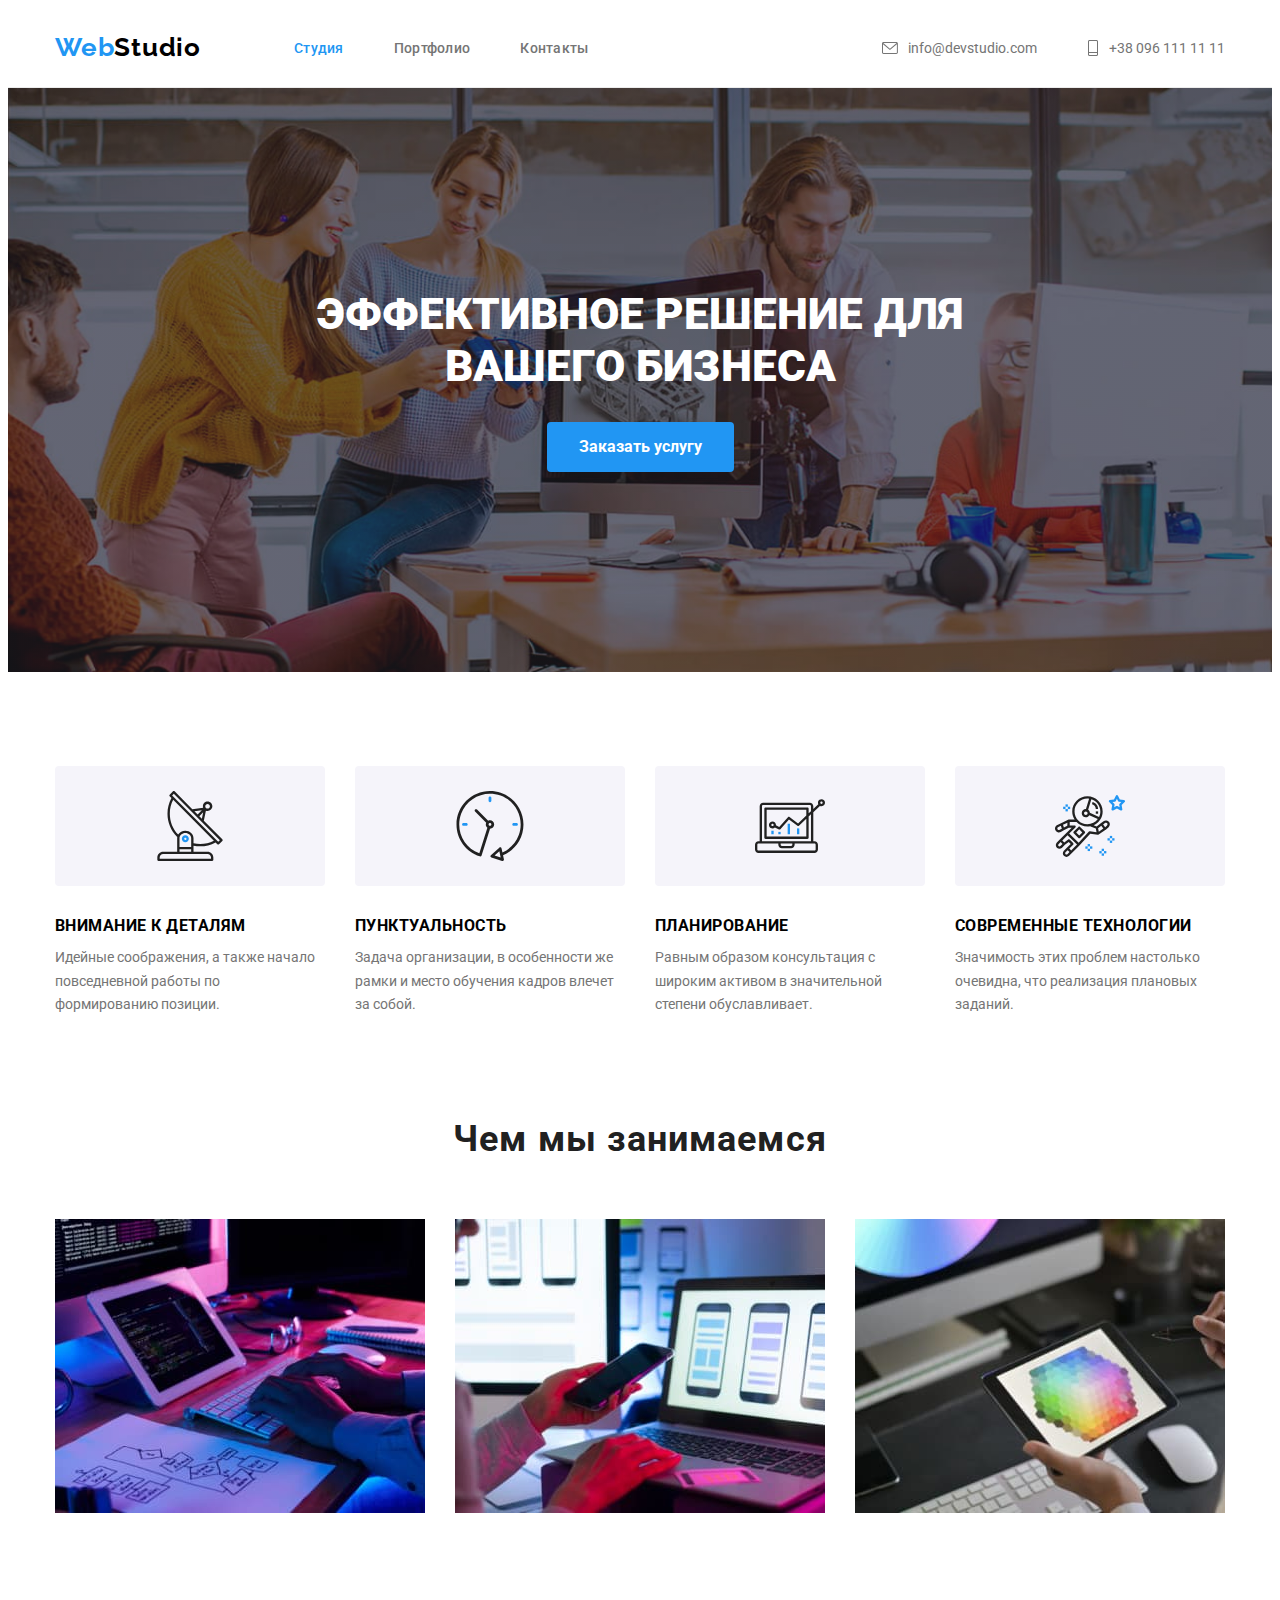
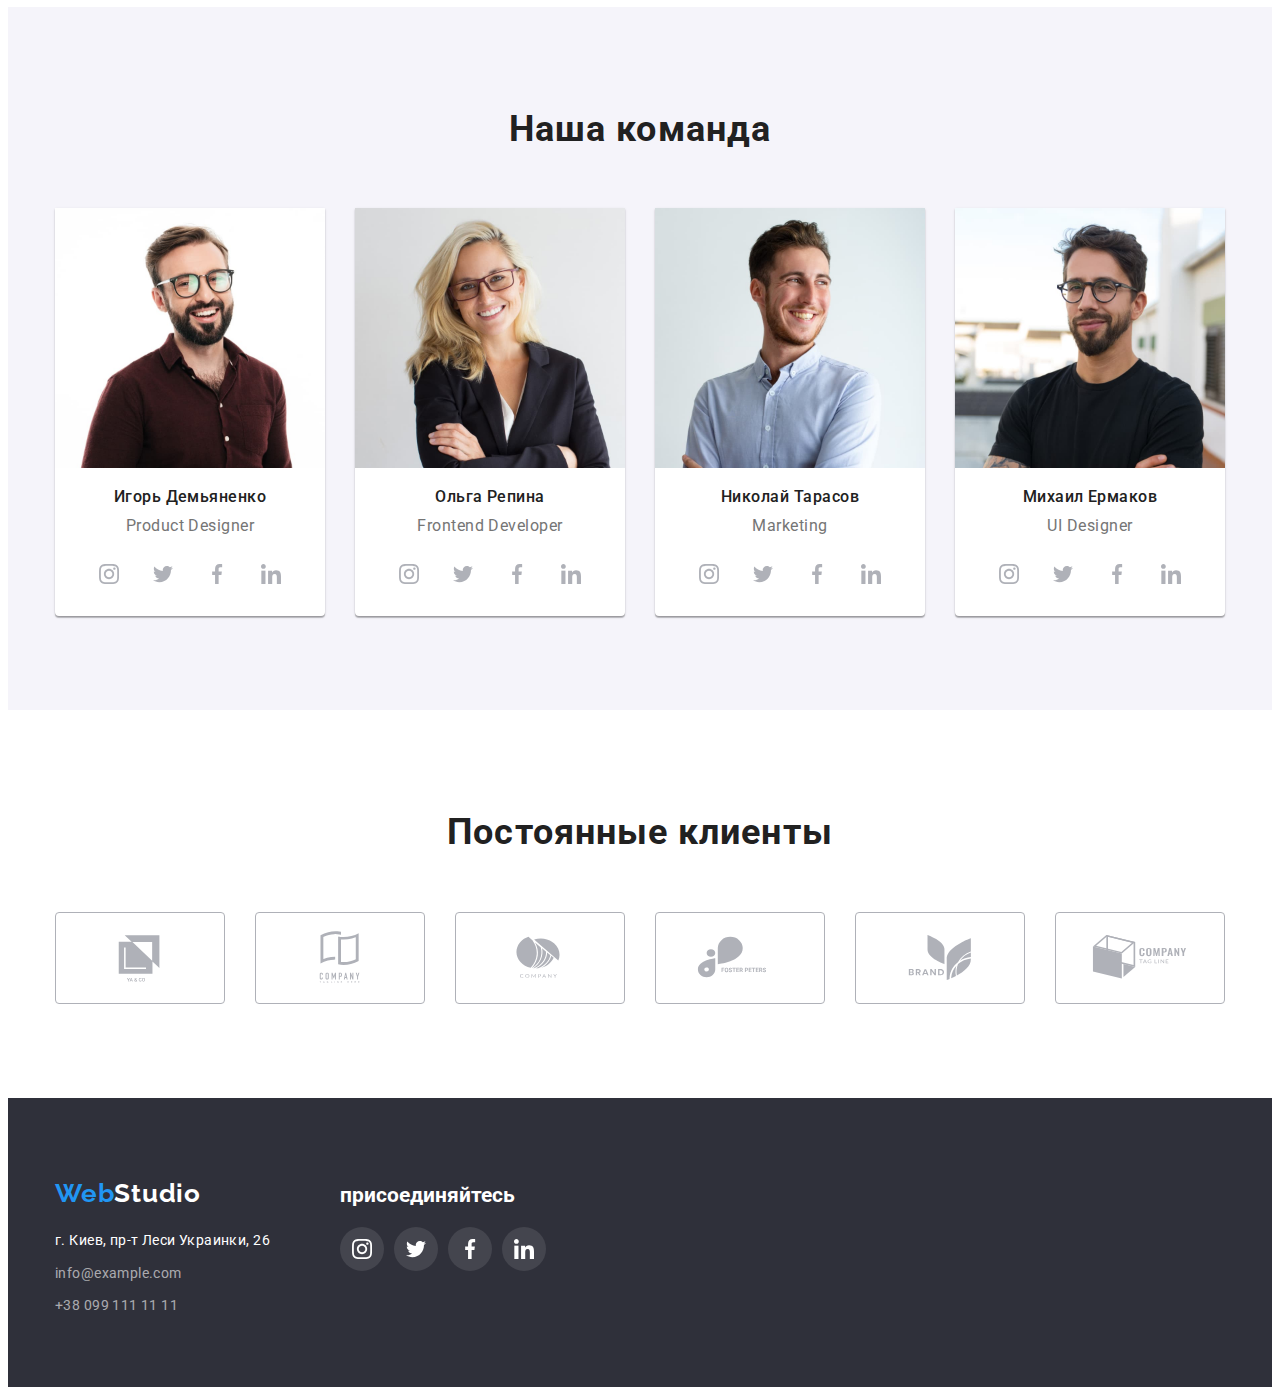
<file: index.html>
<!DOCTYPE html>
<html lang="ru">
  <head>
    <meta charset="UTF-8" />
    <meta http-equiv="X-UA-Compatible" content="IE=edge" />
    <meta name="viewport" content="width=device-width, initial-scale=1.0" />
    <title>Document</title>

    <link rel="preconnect" href="https://fonts.googleapis.com" />
    <link rel="preconnect" href="https://fonts.gstatic.com" crossorigin />
    <link
      href="https://fonts.googleapis.com/css2?family=Raleway:wght@700&family=Roboto:wght@400;500;700;900&display=swap"
      rel="stylesheet"
    />
    <link
      rel="stylesheet"
      href="https://cdnjs.cloudflare.com/ajax/libs/modern-normalize/1.1.0/modern-normalize.min.css"
      integrity="sha512-wpPYUAdjBVSE4KJnH1VR1HeZfpl1ub8YT/NKx4PuQ5NmX2tKuGu6U/JRp5y+Y8XG2tV+wKQpNHVUX03MfMFn9Q=="
      crossorigin="anonymous"
      referrerpolicy="no-referrer"
    />
    <link rel="stylesheet" href="./css/style.css" />
  </head>
  <!--Top header  -->
  <body>
    <header class="header">
      <div class="container">
        <div class="container-nav">
          <a class="logo" href="./"
            >Web<span class="logo-studio">Studio</span></a
          >
          <nav class="navigation">
            <ul class="style-nav">
              <li class="header-item studio">
                <a href="" class="studio link">Студия</a>
              </li>
              <li class="header-item portfolio">
                <a href="./portfolio.html" class="link">Портфолио</a>
              </li>
              <li class="contact"><a href="" class="link">Контакты</a></li>
            </ul>
          </nav>
        </div>
        <ul class="style-contact">
          <li class="header-item">
            <a href="mailto:info@devstudio.com" class="link"
              ><svg class="nav-icon-sublink" width="16" height="12">
                <use href="./images/icons.svg#iconimaile"></use>
              </svg>
              info@devstudio.com</a
            >
          </li>
          <li class="header-item">
            <a href="tel:+380961111111" class="link"
              ><svg class="nav-icon-sublink" width="12" height="16">
                <use href="./images/icons.svg#iconmobil"></use></svg
              >+38 096 111 11 11</a
            >
          </li>
        </ul>
      </div>
    </header>
    <!-- main section -->
    <main>
      <!-- button -->
      <section class="hero">
        <div class="container">
          <h1 lang="ru" class="hero-title">
            эффективное решение для вашего бизнеса
          </h1>
          <button type="button" class="button">Заказать услугу</button>
        </div>
      </section>

      <!-- content text -->

      <section class="section section-text">
        <div class="container">
          <h2 class="visually-hidden">Скрытый тектс</h2>
          <ul class="content-text">
            <li class="text">
              <div class="conteiner-icon-text">
                <svg class="clients-icon" width="70" height="70">
                  <use href="./images/icons.svg#icon-antenna"></use>
                </svg>
              </div>
              <h3 class="text-title">Внимание к деталям</h3>
              <p class="subtitle">
                Идейные соображения, а также начало повседневной работы по
                формированию позиции.
              </p>
            </li>
            <li class="text">
              <div class="conteiner-icon-text">
                <svg class="clients-icon" width="70" height="70">
                  <use href="./images/icons.svg#icon-clock"></use>
                </svg>
              </div>
              <h3 class="text-title">Пунктуальность</h3>
              <p class="subtitle">
                Задача организации, в особенности же рамки и место обучения
                кадров влечет за собой.
              </p>
            </li>
            <li class="text">
              <div class="conteiner-icon-text">
                <svg class="clients-icon" width="70" height="70">
                  <use href="./images/icons.svg#icon-diagram"></use>
                </svg>
              </div>
              <h3 class="text-title">Планирование</h3>
              <p class="subtitle">
                Равным образом консультация с широким активом в значительной
                степени обуславливает.
              </p>
            </li>
            <li class="text">
              <div class="conteiner-icon-text">
                <svg class="clients-icon" width="70" height="70">
                  <use href="./images/icons.svg#icon-astronaut"></use>
                </svg>
              </div>
              <h3 class="text-title">Современные технологии</h3>
              <p class="subtitle">
                Значимость этих проблем настолько очевидна, что реализация
                плановых заданий.
              </p>
            </li>
          </ul>
        </div>
      </section>
      <!--content-picture-->
      <section class="section section-picture">
        <div class="container">
          <h2 class="content-subject">Чем мы занимаемся</h2>
          <ul class="content-item">
            <li class="content-subitem">
              <img src="./images/boxone.jpg" alt="работает на пк" width="370" />
            </li>
            <li class="content-subitem">
              <img
                src="./images/boxtwo.jpg"
                alt="тестирует моб.приложения"
                width="370"
              />
            </li>
            <li class="content-subitem">
              <img
                src="./images/boxthree.jpg"
                alt="работает с палитрой цветов"
                width="370"
              />
            </li>
          </ul>
        </div>
      </section>

      <!-- content-team -->
      <section class="section team">
        <div class="container">
          <h2 class="my-team">Наша команда</h2>
          <ul class="team-item">
            <li class="work-title">
              <img src="./images/img.jpg" alt="brown shirt" width="270" />
              <div class="conteiner-team">
                <h3 class="name-team">Игорь Демьяненко</h3>
                <p class="position-team" lang="en">Product Designer</p>
                <ul class="team-icon-item">
                  <li class="team-icon-list">
                    <a href="" class="team-icon-link">
                      <svg class="team-icon-sublink" width="20" height="20">
                        <use href="./images/icons.svg#icon-instagram"></use>
                      </svg>
                    </a>
                  </li>
                  <li class="team-icon-list">
                    <a href="" class="team-icon-link">
                      <svg class="team-icon-sublink" width="20" height="20">
                        <use href="./images/icons.svg#icon-twitter"></use>
                      </svg>
                    </a>
                  </li>
                  <li class="team-icon-list">
                    <a href="" class="team-icon-link">
                      <svg class="team-icon-sublink" width="20" height="20">
                        <use href="./images/icons.svg#icon-facebook"></use>
                      </svg>
                    </a>
                  </li>
                  <li class="team-icon-list">
                    <a href="" class="team-icon-link">
                      <svg class="team-icon-sublink" width="20" height="20">
                        <use href="./images/icons.svg#icon-linkedin"></use>
                      </svg>
                    </a>
                  </li>
                </ul>
              </div>
            </li>
            <li class="work-title">
              <img src="./images/imgtwo.jpg" alt="black jacket" width="270" />
              <div class="conteiner-team">
                <h3 class="name-team">Ольга Репина</h3>
                <p class="position-team" lang="en">Frontend Developer</p>
                <ul class="team-icon-item">
                  <li class="team-icon-list">
                    <a href="" class="team-icon-link">
                      <svg class="team-icon-sublink" width="20" height="20">
                        <use href="./images/icons.svg#icon-instagram"></use>
                      </svg>
                    </a>
                  </li>
                  <li class="team-icon-list">
                    <a href="" class="team-icon-link">
                      <svg class="team-icon-sublink" width="20" height="20">
                        <use href="./images/icons.svg#icon-twitter"></use>
                      </svg>
                    </a>
                  </li>
                  <li class="team-icon-list">
                    <a href="" class="team-icon-link">
                      <svg class="team-icon-sublink" width="20" height="20">
                        <use href="./images/icons.svg#icon-facebook"></use>
                      </svg>
                    </a>
                  </li>
                  <li class="team-icon-list">
                    <a href="" class="team-icon-link">
                      <svg class="team-icon-sublink" width="20" height="20">
                        <use href="./images/icons.svg#icon-linkedin"></use>
                      </svg>
                    </a>
                  </li>
                </ul>
              </div>
            </li>
            <li class="work-title">
              <img src="./images/imgthree.jpg" alt="blue shirt" width="270" />
              <div class="conteiner-team">
                <h3 class="name-team">Николай Тарасов</h3>
                <p class="position-team" lang="en">Marketing</p>
                <ul class="team-icon-item">
                  <li class="team-icon-list">
                    <a href="" class="team-icon-link">
                      <svg class="team-icon-sublink" width="20" height="20">
                        <use href="./images/icons.svg#icon-instagram"></use>
                      </svg>
                    </a>
                  </li>
                  <li class="team-icon-list">
                    <a href="" class="team-icon-link">
                      <svg class="team-icon-sublink" width="20" height="20">
                        <use href="./images/icons.svg#icon-twitter"></use>
                      </svg>
                    </a>
                  </li>
                  <li class="team-icon-list">
                    <a href="" class="team-icon-link">
                      <svg class="team-icon-sublink" width="20" height="20">
                        <use href="./images/icons.svg#icon-facebook"></use>
                      </svg>
                    </a>
                  </li>
                  <li class="team-icon-list">
                    <a href="" class="team-icon-link">
                      <svg class="team-icon-sublink" width="20" height="20">
                        <use href="./images/icons.svg#icon-linkedin"></use>
                      </svg>
                    </a>
                  </li>
                </ul>
              </div>
            </li>
            <li class="work-title">
              <img src="./images/imgfive.jpg" alt="black T-shirt" width="270" />
              <div class="conteiner-team">
                <h3 class="name-team">Михаил Ермаков</h3>
                <p class="position-team" lang="en">UI Designer</p>
                <ul class="team-icon-item">
                  <li class="team-icon-list">
                    <a href="" class="team-icon-link">
                      <svg class="team-icon-sublink" width="20" height="20">
                        <use href="./images/icons.svg#icon-instagram"></use>
                      </svg>
                    </a>
                  </li>
                  <li class="team-icon-list">
                    <a href="" class="team-icon-link">
                      <svg class="team-icon-sublink" width="20" height="20">
                        <use href="./images/icons.svg#icon-twitter"></use>
                      </svg>
                    </a>
                  </li>
                  <li class="team-icon-list">
                    <a href="" class="team-icon-link">
                      <svg class="team-icon-sublink" width="20" height="20">
                        <use href="./images/icons.svg#icon-facebook"></use>
                      </svg>
                    </a>
                  </li>
                  <li class="team-icon-list">
                    <a href="" class="team-icon-link">
                      <svg class="team-icon-sublink" width="20" height="20">
                        <use href="./images/icons.svg#icon-linkedin"></use>
                      </svg>
                    </a>
                  </li>
                </ul>
              </div>
            </li>
          </ul>
        </div>
      </section>
      <section class="section">
        <div class="container">
          <h2 class="content-subject">Постоянные клиенты</h2>
          <ul class="clients-list">
            <li class="clients-item">
              <svg class="clients-icon" width="106" height="60">
                <use href="./images/icons.svg#icon-Logo"></use>
              </svg>
            </li>
            <li class="clients-item">
              <svg class="clients-icon" width="106" height="60">
                <use href="./images/icons.svg#icon-Logo2"></use>
              </svg>
            </li>
            <li class="clients-item">
              <svg class="clients-icon" width="106" height="60">
                <use href="./images/icons.svg#icon-Logo3"></use>
              </svg>
            </li>
            <li class="clients-item">
              <svg class="clients-icon" width="106" height="60">
                <use href="./images/icons.svg#icon-Logo4"></use>
              </svg>
            </li>
            <li class="clients-item">
              <svg class="clients-icon" width="106" height="60">
                <use href="./images/icons.svg#icon-Logo5"></use>
              </svg>
            </li>
            <li class="clients-item">
              <svg class="clients-icon" width="106" height="60">
                <use href="./images/icons.svg#icon-Logo6"></use>
              </svg>
            </li>
          </ul>
        </div>
      </section>
    </main>
    <!-- Footer -->
    <footer class="footer-bg">
      <div class="container footer">
        <div class="conteiner-footer-adress">
          <address class="contact-adress">
            <a class="logo logo-down" href="./"
              >Web<span class="logo-studio down">Studio</span></a
            >

            <ul class="contant-list">
              <li class="contact-item">
                <a
                  class="contact-link city"
                  href="https://goo.gl/maps/WQfAx6PYUr162AUSA"
                  target="_blank"
                  rel="noopener noreferrer"
                  >г. Киев, пр-т Леси Украинки, 26</a
                >
              </li>
              <li class="contact-item">
                <a
                  href="mailto:info@example"
                  class="contact-link imail"
                  target="_blank"
                  rel="noopener noreferrer"
                  >info@example.com</a
                >
              </li>
              <li class="contact-item">
                <a
                  href="tel:+380991111111"
                  class="contact-link telefon"
                  target="_blank"
                  rel="noopener noreferrer"
                  >+38 099 111 11 11</a
                >
              </li>
            </ul>
          </address>
        </div>

        <div class="social">
          <h2 class="social-title">присоединяйтесь</h2>

          <ul class="team-icon-item">
            <li class="team-icon-list">
              <a href="" class="team-icon-link social-icon-link">
                <svg
                  class="team-icon-sublink social-icon-sublink"
                  width="20"
                  height="20"
                >
                  <use href="./images/icons.svg#icon-instagram"></use>
                </svg>
              </a>
            </li>
            <li class="team-icon-list">
              <a href="" class="team-icon-link social-icon-link">
                <svg
                  class="team-icon-sublink social-icon-sublink"
                  width="20"
                  height="20"
                >
                  <use href="./images/icons.svg#icon-twitter"></use>
                </svg>
              </a>
            </li>
            <li class="team-icon-list">
              <a href="" class="team-icon-link social-icon-link">
                <svg
                  class="team-icon-sublink social-icon-sublink"
                  width="20"
                  height="20"
                >
                  <use href="./images/icons.svg#icon-facebook"></use>
                </svg>
              </a>
            </li>
            <li class="team-icon-list">
              <a href="" class="team-icon-link social-icon-link">
                <svg
                  class="team-icon-sublink social-icon-sublink"
                  width="20"
                  height="20"
                >
                  <use href="./images/icons.svg#icon-linkedin"></use>
                </svg>
              </a>
            </li>
          </ul>
        </div>
      </div>
    </footer>
  </body>
</html>
</file>
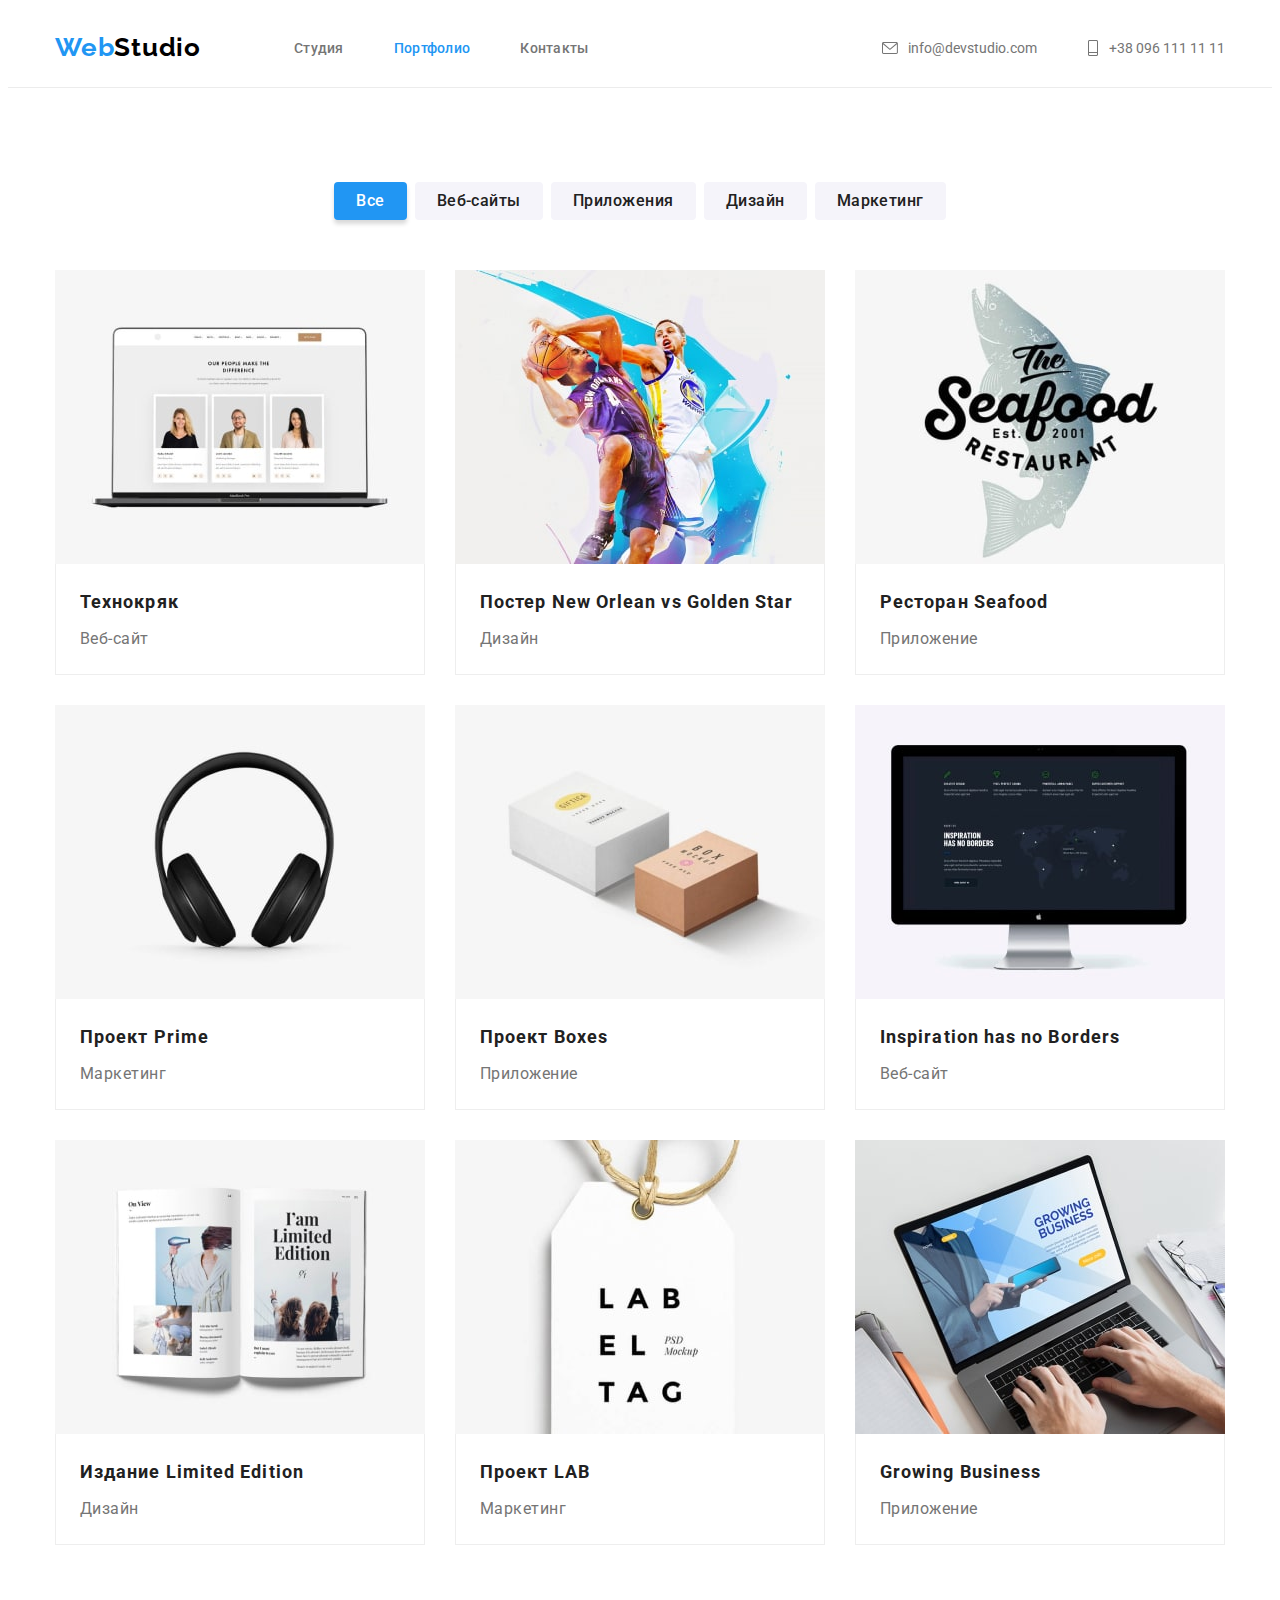
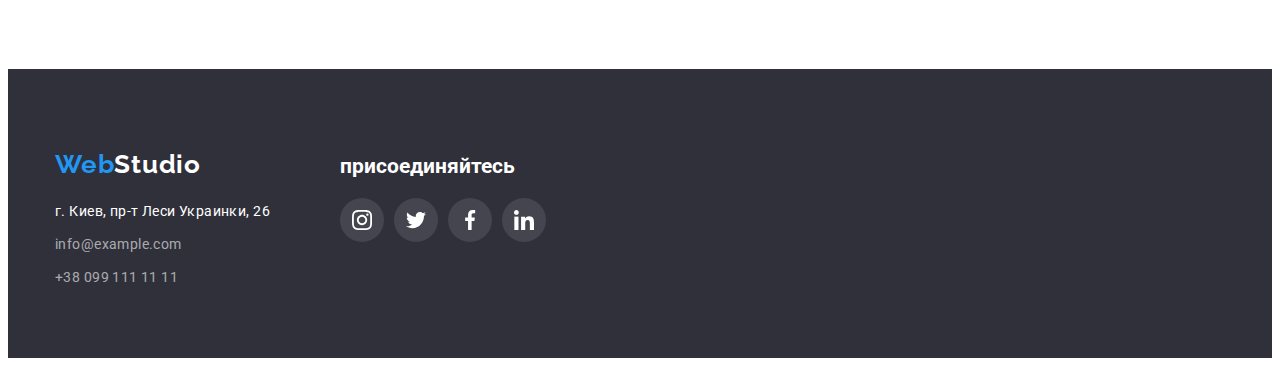
<file: portfolio.html>
<!DOCTYPE html>
<html lang="ru">
  <head>
    <meta charset="UTF-8" />
    <meta http-equiv="X-UA-Compatible" content="IE=edge" />
    <meta name="viewport" content="width=device-width, initial-scale=1.0" />
    <title>Document</title>

    <link rel="preconnect" href="https://fonts.googleapis.com" />
    <link rel="preconnect" href="https://fonts.gstatic.com" crossorigin />
    <link
      href="https://fonts.googleapis.com/css2?family=Raleway:wght@700&family=Roboto:wght@400;500;700;900&display=swap"
      rel="stylesheet"
    />
    <link
      rel="stylesheet"
      href="https://cdnjs.cloudflare.com/ajax/libs/modern-normalize/1.1.0/modern-normalize.min.css"
      integrity="sha512-wpPYUAdjBVSE4KJnH1VR1HeZfpl1ub8YT/NKx4PuQ5NmX2tKuGu6U/JRp5y+Y8XG2tV+wKQpNHVUX03MfMFn9Q=="
      crossorigin="anonymous"
      referrerpolicy="no-referrer"
    />
    <link rel="stylesheet" href="./css/style.css" />
  </head>

  <body>
    <header class="header">
      <div class="container">
        <div class="container-nav">
          <a class="logo" href="./"
            >Web<span class="logo-studio">Studio</span></a
          >
          <nav class="navigation">
            <ul class="style-nav">
              <li class="header-item studio">
                <a href="./index.html" class="link">Студия</a>
              </li>
              <li class="header-item portfolio">
                <a href="./portfolio.html" class="studio link">Портфолио</a>
              </li>
              <li class="contact"><a href="" class="link">Контакты</a></li>
            </ul>
          </nav>
        </div>
        <ul class="style-contact">
          <li class="header-item">
            <a href="mailto:info@devstudio.com" class="link"
              ><svg class="nav-icon-sublink" width="16" height="12">
                <use href="./images/icons.svg#iconimaile"></use>
              </svg>
              info@devstudio.com</a
            >
          </li>
          <li class="header-item">
            <a href="tel:+380961111111" class="link"
              ><svg class="nav-icon-sublink" width="12" height="16">
                <use href="./images/icons.svg#iconmobil"></use></svg
              >+38 096 111 11 11</a
            >
          </li>
        </ul>
      </div>
    </header>
    <!-- main section -->
    <main>
      <!-- button -->

      <section class="section">
        <div class="container">
          <h1 class="visually-hidden">Скрытый текст</h1>
          <ul class="portfolio-title">
            <li class="portfolio-list">
              <button type="button" class="sections-btn praymeri-btn">
                Все
              </button>
            </li>
            <li class="portfolio-list">
              <button type="button" class="sections-btn button">
                Веб-сайты
              </button>
            </li>
            <li class="portfolio-list">
              <button type="button" class="sections-btn button">
                Приложения
              </button>
            </li>
            <li class="portfolio-list">
              <button type="button" class="sections-btn button">Дизайн</button>
            </li>
            <li class="portfolio-list">
              <button type="button" class="sections-btn button">
                Маркетинг
              </button>
            </li>
          </ul>

          <!-- content portfolio -->

          <ul class="portfolio-item">
            <li class="porfolio-subtitle">
              <a class="portfolio-image-item" href="">
                <div class="portfolio-item-cover">
                  <img
                    src="./images/portfoliolaptop.jpg"
                    alt="ноутбук технокряк"
                    width="370"
                  />
                </div>

                <div class="down-img-portdolio">
                  <h3 class="prtf-first">Технокряк</h3>
                  <p class="prtf-second" lang="en">Веб-сайт</p>
                </div>
              </a>
            </li>
            <li class="porfolio-subtitle">
              <a class="portfolio-image-item" href="">
                <div class="portfolio-item-cover">
                  <img
                    src="./images/portfoliobasketbool.jpg"
                    alt="басткетболисты"
                    width="370"
                  />
                </div>
                <div class="down-img-portdolio">
                  <h3 class="prtf-first">Постер New Orlean vs Golden Star</h3>
                  <p class="prtf-second" lang="en">Дизайн</p>
                </div>
              </a>
            </li>
            <li class="porfolio-subtitle">
              <a class="portfolio-image-item" href="">
                <div class="portfolio-item-cover">
                  <img
                    src="./images/portfoliologo.jpg"
                    alt="логотип ресторана"
                    width="370"
                  />
                </div>
                <div class="down-img-portdolio">
                  <h3 class="prtf-first">Ресторан Seafood</h3>
                  <p class="prtf-second" lang="en">Приложение</p>
                </div>
              </a>
            </li>
            <li class="porfolio-subtitle">
              <a class="portfolio-image-item" href="">
                <div class="portfolio-item-cover">
                  <img
                    src="./images/portfolioheadphones.jpg"
                    alt="наушники"
                    width="370"
                  />
                </div>
                <div class="down-img-portdolio">
                  <h3 class="prtf-first">Проект Prime</h3>
                  <p class="prtf-second" lang="en">Маркетинг</p>
                </div>
              </a>
            </li>
            <li class="porfolio-subtitle">
              <a class="portfolio-image-item" href="">
                <div class="portfolio-item-cover">
                  <img
                    src="./images/portfoliobox.jpg"
                    alt="коробки"
                    width="370"
                  />
                </div>
                <div class="down-img-portdolio">
                  <h3 class="prtf-first">Проект Boxes</h3>
                  <p class="prtf-second" lang="en">Приложение</p>
                </div>
              </a>
            </li>
            <li class="porfolio-subtitle">
              <a class="portfolio-image-item" href="">
                <div class="portfolio-item-cover">
                  <img
                    src="./images/portfoliocomputed.jpg"
                    alt="макбук с приложением"
                    width="370"
                  />
                </div>
                <div class="down-img-portdolio">
                  <h3 class="prtf-first">Inspiration has no Borders</h3>
                  <p class="prtf-second" lang="en">Веб-сайт</p>
                </div>
              </a>
            </li>
            <li class="porfolio-subtitle">
              <a class="portfolio-image-item" href="">
                <div class="portfolio-item-cover">
                  <img
                    src="./images/portfoliobooks.jpg"
                    alt="книга"
                    width="370"
                  />
                </div>
                <div class="down-img-portdolio">
                  <h3 class="prtf-first">Издание Limited Edition</h3>
                  <p class="prtf-second" lang="en">Дизайн</p>
                </div>
              </a>
            </li>
            <li class="porfolio-subtitle">
              <a class="portfolio-image-item" href="">
                <div class="portfolio-item-cover">
                  <img
                    src="./images/portfoliolabel.jpg"
                    alt="визитка лаб"
                    width="370"
                  />
                </div>
                <div class="down-img-portdolio">
                  <h3 class="prtf-first">Проект LAB</h3>
                  <p class="prtf-second" lang="en">Маркетинг</p>
                </div>
              </a>
            </li>
            <li class="porfolio-subtitle">
              <a class="portfolio-image-item" href="">
                <div class="portfolio-item-cover">
                  <img
                    src="./images/portfolionotebooks.jpg"
                    alt="приложение на ноутбуке"
                    width="370"
                  />
                </div>
                <div class="down-img-portdolio">
                  <h3 class="prtf-first">Growing Business</h3>
                  <p class="prtf-second" lang="en">Приложение</p>
                </div>
              </a>
            </li>
          </ul>
        </div>
      </section>
    </main>
    <!-- Footer -->
    <footer class="footer-bg">
      <div class="container footer">
        <div class="conteiner-footer-adress">
          <address class="contact-adress">
            <a class="logo logo-down" href="./"
              >Web<span class="logo-studio down">Studio</span></a
            >

            <ul class="contant-list">
              <li class="contact-item">
                <a
                  class="contact-link city"
                  href="https://goo.gl/maps/WQfAx6PYUr162AUSA"
                  target="_blank"
                  rel="noopener noreferrer"
                  >г. Киев, пр-т Леси Украинки, 26</a
                >
              </li>
              <li class="contact-item">
                <a
                  href="mailto:info@example"
                  class="contact-link imail"
                  target="_blank"
                  rel="noopener noreferrer"
                  >info@example.com</a
                >
              </li>
              <li class="contact-item">
                <a
                  href="tel:+380991111111"
                  class="contact-link telefon"
                  target="_blank"
                  rel="noopener noreferrer"
                  >+38 099 111 11 11</a
                >
              </li>
            </ul>
          </address>
        </div>

        <div class="social">
          <h2 class="social-title">присоединяйтесь</h2>

          <ul class="team-icon-item">
            <li class="team-icon-list">
              <a href="" class="team-icon-link social-icon-link">
                <svg
                  class="team-icon-sublink social-icon-sublink"
                  width="20"
                  height="20"
                >
                  <use href="./images/icons.svg#icon-instagram"></use>
                </svg>
              </a>
            </li>
            <li class="team-icon-list">
              <a href="" class="team-icon-link social-icon-link">
                <svg
                  class="team-icon-sublink social-icon-sublink"
                  width="20"
                  height="20"
                >
                  <use href="./images/icons.svg#icon-twitter"></use>
                </svg>
              </a>
            </li>
            <li class="team-icon-list">
              <a href="" class="team-icon-link social-icon-link">
                <svg
                  class="team-icon-sublink social-icon-sublink"
                  width="20"
                  height="20"
                >
                  <use href="./images/icons.svg#icon-facebook"></use>
                </svg>
              </a>
            </li>
            <li class="team-icon-list">
              <a href="" class="team-icon-link social-icon-link">
                <svg
                  class="team-icon-sublink social-icon-sublink"
                  width="20"
                  height="20"
                >
                  <use href="./images/icons.svg#icon-linkedin"></use>
                </svg>
              </a>
            </li>
          </ul>
        </div>
      </div>
    </footer>
  </body>
</html>
</file>
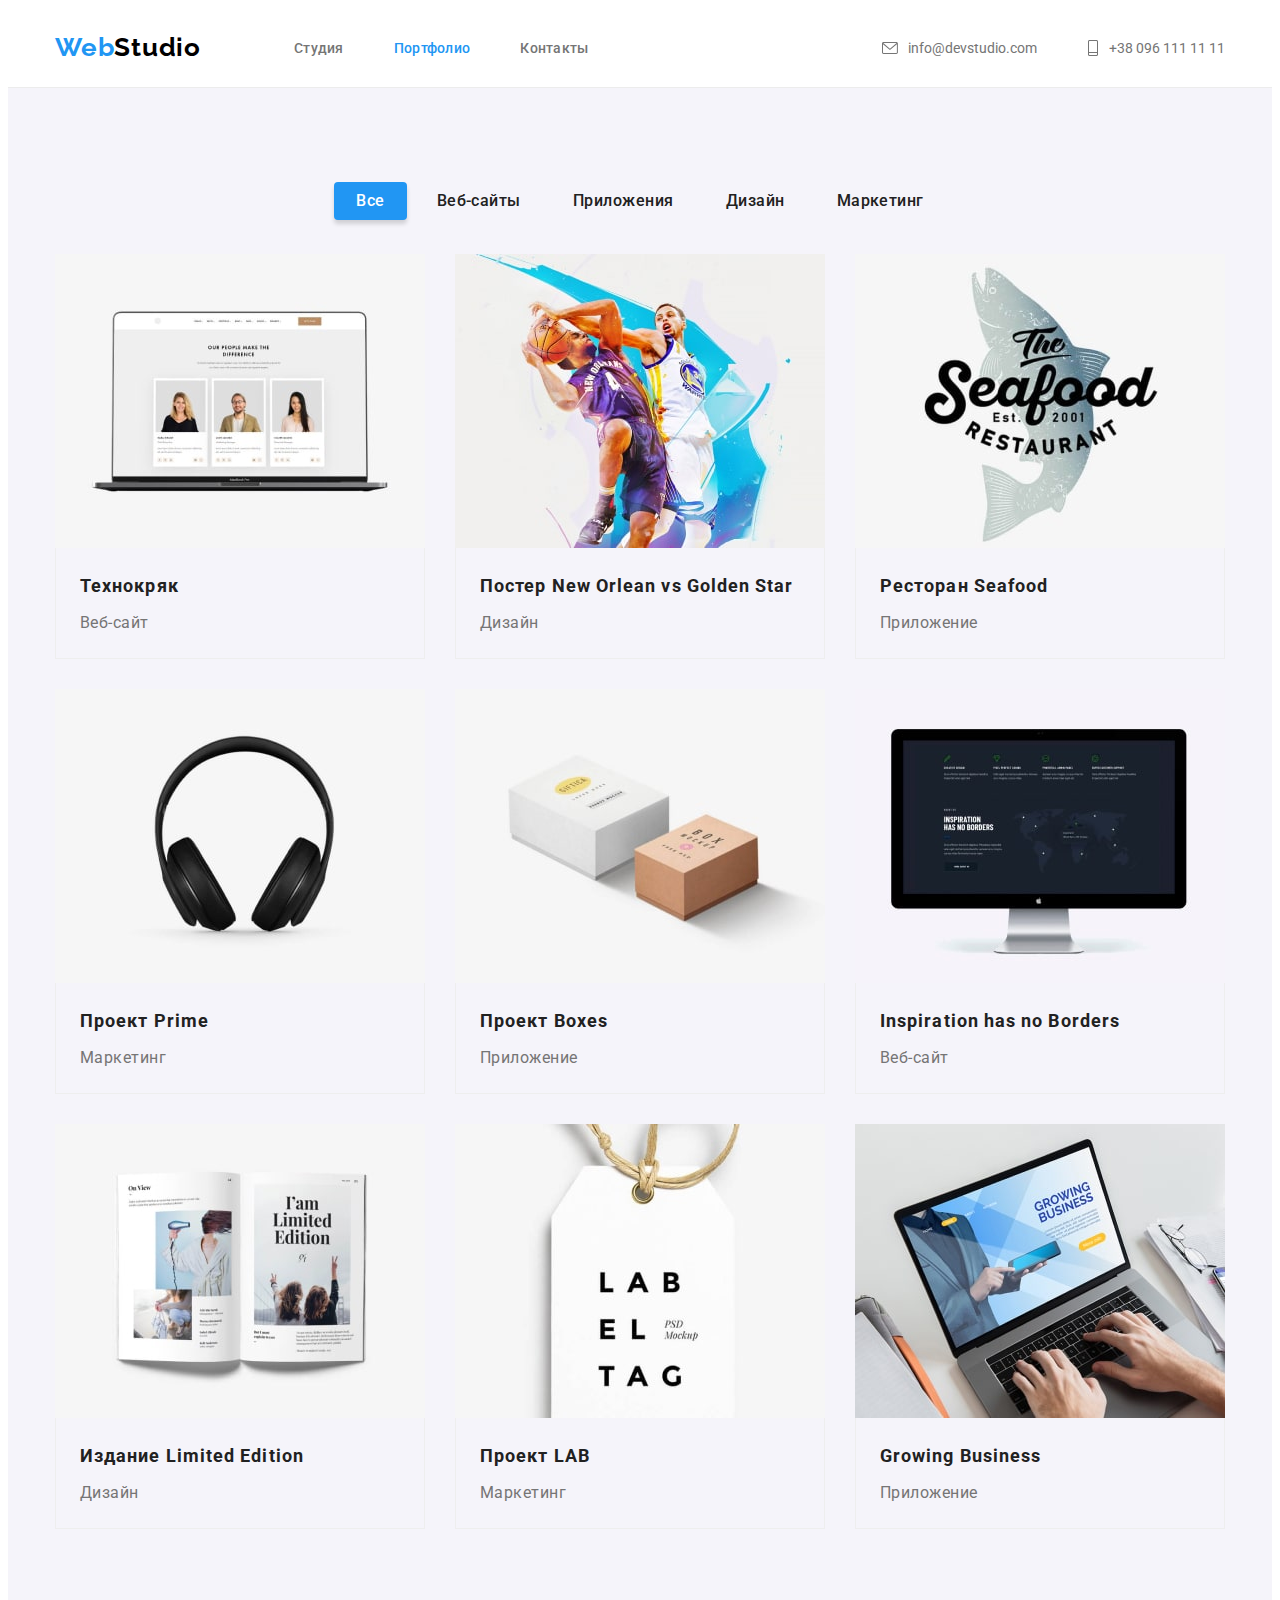
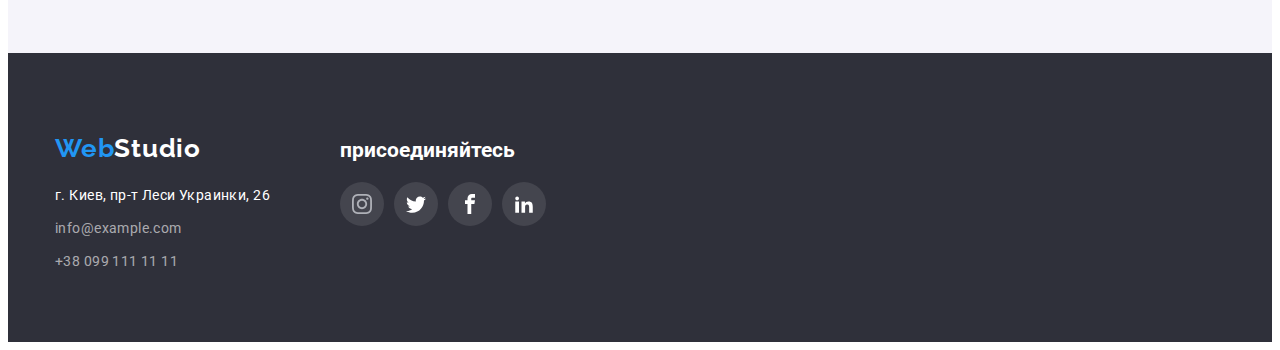
<file: portfolio/portfolio.html>
<!DOCTYPE html>
<html lang="ru">
  <head>
    <meta charset="UTF-8" />
    <meta http-equiv="X-UA-Compatible" content="IE=edge" />
    <meta name="viewport" content="width=device-width, initial-scale=1.0" />
    <title>Document</title>

    <link rel="preconnect" href="https://fonts.googleapis.com" />
    <link rel="preconnect" href="https://fonts.gstatic.com" crossorigin />
    <link
      href="https://fonts.googleapis.com/css2?family=Raleway:wght@700&family=Roboto:wght@400;500;700;900&display=swap"
      rel="stylesheet"
    />
    <link
      rel="stylesheet"
      href="https://cdnjs.cloudflare.com/ajax/libs/modern-normalize/1.1.0/modern-normalize.min.css"
      integrity="sha512-wpPYUAdjBVSE4KJnH1VR1HeZfpl1ub8YT/NKx4PuQ5NmX2tKuGu6U/JRp5y+Y8XG2tV+wKQpNHVUX03MfMFn9Q=="
      crossorigin="anonymous"
      referrerpolicy="no-referrer"
    />
    <link rel="stylesheet" href="../style.css" />
  </head>

  <body>
    <!--Top header  -->
    <body>
      <header class="header">
        <div class="container">
          <div class="container-nav">
            <a class="logo" href="../index.html"
              >Web<span class="logo-studio">Studio</span></a
            >
            <nav class="navigation">
              <ul class="style-nav">
                <li class="header-item studio">
                  <a href="../index.html" class="link">Студия</a>
                </li>
                <li class="header-item portfolio">
                  <a href="./portfolio.html" class="studio link">Портфолио</a>
                </li>
                <li class="contact"><a href="" class="link">Контакты</a></li>
              </ul>
            </nav>
          </div>
          <ul class="style-contact">
            <li class="header-item">
              <a href="mailto:info@devstudio.com" class="link"><svg class="nav-icon-sublink" width="16" height="12">
                <use href="../images/icon/symbol-defs.svg#icon-imaile"></use>
              </svg>
                info@devstudio.com</a>
            </li>
            <li class="header-item">
              
              <a href="tel:+380961111111" class="link"><svg class="nav-icon-sublink" width="12" height="16">
                <use href="../images/icon/symbol-defs.svg#icon-mobil"></use>
              </svg>+38 096 111 11 11</a>
            </li>
          </ul>
        </div>
      </header>
    <!-- main section -->
    <main>
      <!-- button -->
      <h1 class="visually-hidden">Скрытый текст</h1>
      <section class="section">
        <div class="container">
          <ul class="portfolio-title">
            <li class="portfolio-list">
              <button type="button" class="sections-btn praymeri-btn">Все</button>
            </li>
            <li class="portfolio-list">
              <button type="button" class="sections-btn button">
                Веб-сайты
              </button>
            </li>
            <li class="portfolio-list">
              <button type="button" class="sections-btn button">
                Приложения
              </button>
            </li>
            <li class="portfolio-list">
              <button type="button" class="sections-btn button">Дизайн</button>
            </li>
            <li class="portfolio-list">
              <button type="button" class="sections-btn button">
                Маркетинг
              </button>
            </li>
          </ul>
        
      
        <!-- content portfolio -->
        
          <ul class="portfolio-item">
            <li class="porfolio-subtitle">
              <a href="">
                <img
                  src="../portfolio-img/img-min.jpg"
                  alt="ноутбук технокряк"
                  width="370"
                />
                <div class="down-img-portdolio">
                <h3 class="prtf-first">Технокряк</h3>
                <p class="prtf-second" lang="en">Веб-сайт</p></div>
              </a>
            </li>
            <li class="porfolio-subtitle">
              <a href="">
                <img
                  src="../portfolio-img/img2-min.jpg"
                  alt="басткетболисты"
                  width="370"
                />
                <div class="down-img-portdolio">
                <h3 class="prtf-first">Постер New Orlean vs Golden Star</h3>
                <p class="prtf-second" lang="en">Дизайн</p></div>
              </a>
            </li>
            <li class="porfolio-subtitle">
              <a href="">
                <img
                  src="../portfolio-img/img3-min.jpg"
                  alt="логотип ресторана"
                  width="370"
                />
                <div class="down-img-portdolio">
                <h3 class="prtf-first">Ресторан Seafood</h3>
                <p class="prtf-second" lang="en">Приложение</p></div>
              </a>
            </li>
            <li class="porfolio-subtitle">
              <a href="">
                <img
                  src="../portfolio-img/img4-min.jpg"
                  alt="наушники"
                  width="370"
                />
                <div class="down-img-portdolio">
                <h3 class="prtf-first">Проект Prime</h3>
                <p class="prtf-second" lang="en">Маркетинг</p></div>
              </a>
            </li>
            <li class="porfolio-subtitle">
              <a href="">
                <img
                  src="../portfolio-img/img5-min.jpg"
                  alt="коробки"
                  width="370"
                /><div class="down-img-portdolio">
                <h3 class="prtf-first">Проект Boxes</h3>
                <p class="prtf-second" lang="en">Приложение</p></div>
              </a>
            </li>
            <li class="porfolio-subtitle">
              <a href="">
                <img
                  src="../portfolio-img/img6-min.jpg"
                  alt="макбук с приложением"
                  width="370"
                /><div class="down-img-portdolio">
                <h3 class="prtf-first">Inspiration has no Borders</h3>
                <p class="prtf-second" lang="en">Веб-сайт</p></div>
              </a>
            </li>
            <li class="porfolio-subtitle">
              <a href="">
                <img
                  src="../portfolio-img/img7-min.jpg"
                  alt="книга"
                  width="370"
                /><div class="down-img-portdolio">
                <h3 class="prtf-first">Издание Limited Edition</h3>
                <p class="prtf-second" lang="en">Дизайн</p></div>
              </a>
            </li>
            <li class="porfolio-subtitle">
              <a href="">
                <img
                  src="../portfolio-img/img8-min.jpg"
                  alt="визитка лаб"
                  width="370"
                /><div class="down-img-portdolio">
                <h3 class="prtf-first">Проект LAB</h3>
                <p class="prtf-second" lang="en">Маркетинг</p></div>
              </a>
            </li>
            <li class="porfolio-subtitle">
              <a href="">
                <img
                  src="../portfolio-img/img9-min.jpg"
                  alt="приложение на ноутбуке"
                  width="370"
                /><div class="down-img-portdolio">
                <h3 class="prtf-first">Growing Business</h3>
                <p class="prtf-second" lang="en">Приложение</p></div>
              </a>
            </li>
            
          </ul>
       </div>
      </section>
    </main>
    <!-- Footer -->
    <footer class="footer-bg">
      <div class="container footer">
        <div class="conteiner-footer-adress">
        <address class="contact-adress">
        <a class="logo logo-down" href="./"
          >Web<span class="logo-studio down">Studio</span></a
        >

        
          <ul class="contant-list">
            <li class="contact-item">
              <a
                class="contact-link city"
                href="https://goo.gl/maps/WQfAx6PYUr162AUSA"
                target="_blank"
                rel="noopener noreferrer"
                >г. Киев, пр-т Леси Украинки, 26</a
              >
            </li>
            <li class="contact-item">
              <a
                href="mailto:info@example"
                class="contact-link imail"
                target="_blank"
                rel="noopener noreferrer"
                >info@example.com</a
              >
            </li>
            <li class="contact-item">
              <a
                href="tel:+380991111111"
                class="contact-link telefon"
                target="_blank"
                rel="noopener noreferrer"
                >+38 099 111 11 11</a
              >
            </li>
          </ul>
        </div>
        </address>
        <div class="social">
          <h2 class="social-title">присоединяйтесь</h2>
          <ul class="social-link">
            <ul class="team-icon-item">
              <li class="team-icon-list">
                <a href="" class="team-icon-link social-icon-link">
                  <svg class="team-icon-sublink" width="20" height="20">
                    <use
                      href="../images/icon/symbol-defs.svg#icon-instagram"
                    ></use>
                  </svg>
                </a>
              </li>
              <li class="team-icon-list">
                <a href="" class="team-icon-link social-icon-link">
                  <svg class="team-icon-sublink social-icon-sublink" width="20" height="20">
                    <use
                      href="../images/icon/symbol-defs.svg#icon-twitter1"
                    ></use>
                  </svg>
                </a>
              </li>
              <li class="team-icon-list">
                <a href="" class="team-icon-link social-icon-link">
                  <svg class="team-icon-sublink social-icon-sublink" width="20" height="20">
                    <use
                      href="../images/icon/symbol-defs.svg#icon-facebook"
                    ></use>
                  </svg>
                </a>
              </li>
              <li class="team-icon-list">
                <a href="" class="team-icon-link social-icon-link">
                  <svg class="team-icon-sublink social-icon-sublink" width="20" height="20">
                    <use
                      href="../images/icon/symbol-defs.svg#icon-linkedin2"
                    ></use>
                  </svg>
                </a>
              </li>
          </ul>
        </div>
      </div>
      
    </footer>
  </body>
</html>
</file>
<file: css/style.css>
html {
  box-sizing: border-box;
}
:root {
  --main-color: #212121;
  --first-color-content: #ffffff;
  --last-color-content: #757575;
  --color-btn: #2196f3;
  /* indent */
  --fitst-text-ind: 50px;
  --item-item-ind: 30px;
  --box-border-card: 0px 1px 3px rgba(0, 0, 0, 0.12),
    0px 1px 1px rgba(0, 0, 0, 0.14), 0px 2px 1px rgba(0, 0, 0, 0.2);
}

body {
  font-family: "Raleway", sans-serif;
  font-family: "Roboto", sans-serif;
  font-size: 14px;
  background: var(--first-color-content);
}
h1,
h2,
h3,
h4,
h5,
h5 {
  margin: 0;
}
ul,
ol,
li,
a,
span,
p {
  margin: 0;
  padding-left: 0;
  text-decoration: none;
  list-style-type: none;
}

img {
  display: block;
  max-width: 100%;
}

*,
*::after,
*::before {
  box-sizing: inherit;
}

.visually-hidden {
  position: absolute;
  white-space: nowrap;
  width: 1px;
  height: 1px;
  overflow: hidden;
  border: 0;
  padding: 0;
  clip: rect(0 0 0 0);
  clip-path: inset(50%);
  margin: -1px;
}

/* Top header */
.header {
  padding: 24px 0;
  border-bottom: 1px solid #ececec;
}
.header .container {
  display: flex;
  align-items: center;
  justify-content: space-between;
}
.navigation .style-nav,
.style-contact,
.container-nav {
  align-items: center;
  display: flex;
}
.navigation {
  margin-left: 93px;
}
.header-item:not(:last-child) {
  margin-right: var(--fitst-text-ind);
}

.container {
  width: 1200px;
  padding-left: 15px;
  padding-right: 15px;
  margin: 0 auto;
}
.logo {
  font-family: "Raleway", sans-serif;
  font-weight: 700;
  font-size: 26px;
  line-height: 1.2;
  letter-spacing: 0.03em;

  color: var(--color-btn);
}
.logo-studio {
  color: #000000;
}

.portfolio,
.contact {
  font-weight: 500;
  line-height: 1.15;
  letter-spacing: 0.02em;

  color: var(--main-color);
}
.nav-icon-sublink {
  margin-right: 10px;
  fill: #757575;
}
.link {
  display: flex;
  justify-content: center;
  align-items: center;
  color: #757575;
}

.link:hover,
.link:focus {
  color: var(--color-btn);
}
.link:hover .nav-icon-sublink {
  fill: currentColor;
}
.studio {
  font-weight: 500;
  line-height: 1.15;
  letter-spacing: 0.02em;

  color: var(--color-btn);
}

/* main section */
.section {
  padding-top: 94px;
  padding-bottom: 94px;
}
.hero {
  max-width: 1600px;
  margin: 0 auto;
  padding: 200px 0 200px 0;
  background-image: linear-gradient(
      rgba(47, 48, 58, 0.4),
      rgba(47, 48, 58, 0.4)
    ),
    url(../images/hero.jpg);
  background-repeat: no-repeat;
  background-position: center;
  background-size: cover;
}
.hero-title {
  max-width: 696px;
  margin: 0 auto;
  margin-bottom: 30px;
  font-weight: 900;
  font-size: 44px;
  text-align: center;
  text-transform: uppercase;

  color: var(--first-color-content);
}

/* button */
.button {
  padding: 10px 32px;
  min-height: 30px;
  margin: auto;
  display: block;
  font-family: inherit;
  cursor: pointer;
  font-weight: 700;
  font-size: 16px;
  line-height: 1.87;
  border: none;

  border-radius: 4px;
  background: var(--color-btn);
  color: var(--first-color-content);
}
.button:hover,
.button:focus {
  color: var(--first-color-content);
  background: #188ce8;
  box-shadow: 0px 4px 4px rgba(0, 0, 0, 0.15);
  border-radius: 4px;
}

/* content text */
.section-text {
  padding-bottom: 47px;
}
.content-text {
  display: flex;
  align-items: center;
  flex-wrap: wrap;
}
.conteiner-icon-text {
  display: flex;
  align-items: center;
  width: 270px;
  height: 120px;
  margin-bottom: 30px;
  justify-content: center;
  background-color: #f5f4fa;
  border-radius: 4px;
}
.text + .text {
  margin-left: var(--item-item-ind);
}
.text-title {
  margin-bottom: 10px;
  font-weight: 700;
  line-height: 1.2;
  letter-spacing: 0.03em;
  text-transform: uppercase;
}
.subtitle {
  max-width: 270px;
  line-height: 1.7;

  color: var(--last-color-content);
}

/* content-picture */
.section-picture {
  padding-top: 47px;
}
.content-item {
  display: flex;
}
.content-subitem + .content-subitem {
  margin-left: var(--item-item-ind);
}

.content-subject,
.my-team {
  margin-bottom: var(--fitst-text-ind);
  font-weight: 700;
  font-size: 36px;
  line-height: 1.6;
  text-align: center;
  letter-spacing: 0.03em;

  color: var(--main-color);
}

/* content-team */
.team {
  background: #f5f4fa;
}
.container .team-item {
  display: flex;
}
.work-title + .work-title {
  margin-left: var(--item-item-ind);
}

.work-title {
  box-shadow: var(--box-border-card);
  border-radius: 0px 0px 4px 4px;
  background-color: var(--first-color-content);
}
.conteiner-team {
  padding: 20px 0 20px 0;
}
.name-team {
  margin-bottom: 10px;
  font-weight: 500;
  font-size: 16px;
  line-height: 1.18;

  text-align: center;
  letter-spacing: 0.03em;

  color: var(--main-color);
}
.position-team {
  font-weight: 400;
  font-size: 16px;
  line-height: 1.18;

  text-align: center;
  letter-spacing: 0.03em;

  color: var(--last-color-content);
  margin-bottom: 16px;
}
.team-icon-list + .team-icon-list {
  margin-left: 10px;
}
.team-icon-item {
  display: flex;
  justify-content: center;
}

.team-icon-link {
  width: 44px;
  height: 44px;
  background-color: var(--first-color-content);
  border-radius: 50%;
  display: flex;
  align-items: center;
  justify-content: center;
}
.team-icon-sublink {
  fill: #afb1b8;
}
.team-icon-link:hover {
  background-color: var(--color-btn);
}
.team-icon-link:hover .team-icon-sublink {
  fill: var(--first-color-content);
}
/* Clients title */
.clients-list {
  display: flex;
  align-items: center;
  flex-wrap: wrap;
  margin: -15px;
}

.clients-item {
  display: flex;
  align-items: center;
  justify-content: center;

  margin: 15px;
  width: 170px;
  height: 92px;

  border: 1px solid #afb1b8;
  color: #afb1b8;
  border-radius: 4px;
}

.clients-item:hover {
  border-color: #2196f3;
  color: #2196f3;
}

.clients-icon {
  fill: currentColor;
}

/* Footer */
.footer-bg {
  padding-top: 60px;
  padding-bottom: 60px;
  background: #2f303a;
}
.logo-down {
  display: block;
  margin-bottom: 20px;
  font-family: "Raleway", sans-serif;
  font-weight: 700;
  font-size: 26px;
  line-height: 1.2;
  letter-spacing: 0.03em;
  color: var(--color-btn);
}
.contact-adress {
  font-style: normal;
  margin-top: 20px;
}
.down {
  color: var(--first-color-content);
}

.contact-link {
  line-height: 1.7;

  letter-spacing: 0.03em;

  color: rgba(255, 255, 255, 0.6);
}
.city {
  color: #ffffff;
}
.contact-item {
  margin-bottom: 9px;
}
.footer {
  display: flex;
  align-items: baseline;
}
.social {
  display: block;
  margin-left: 70px;
}
.social-title {
  color: var(--first-color-content);
  margin-bottom: 20px;
}
.social-icon-link {
  background-color: rgba(255, 255, 255, 0.1);
}
.social-icon-sublink {
  fill: var(--first-color-content);
}

/* PORTOFOLIO */
/* button */
.container .portfolio-title {
  display: flex;
  justify-content: center;
}
.portfolio-list + .portfolio-list {
  margin-left: 8px;
}

.sections-btn {
  min-height: 38px;
  padding: 6px 22px 6px 22px;
  font-family: inherit;
  font-weight: 500;
  font-size: 16px;
  line-height: 1.62;

  cursor: pointer;
  text-align: center;
  letter-spacing: 0.03em;

  border: none;
  border-radius: 4px;
  background-color: #f5f4fa;
  color: var(--main-color);
}
.praymeri-btn {
  box-shadow: 0px 4px 4px rgba(0, 0, 0, 0.15);
  border-radius: 4px;
  background-color: var(--color-btn);
  color: var(--first-color-content);
}
/* content portfolio */
.portfolio-item {
  margin-top: 50px;
  display: flex;
  flex-wrap: wrap;
  margin-left: calc(var(--item-item-ind) * -1);
}
.porfolio-subtitle {
  max-width: 370px;

  flex-basis: calc(100% / 3 - var(--item-item-ind));
  margin-left: var(--item-item-ind);
  margin-bottom: var(--item-item-ind);
}
.portfolio-image-item {
  display: block;
}
.down-img-portdolio {
  border-left: 1px solid #eeeeee;
  border-right: 1px solid #eeeeee;
  border-bottom: 1px solid #eeeeee;
}
.down-img-portdolio {
  padding: 20px 24px 20px 24px;
  min-width: 322px;
}
.prtf-first {
  margin-bottom: 4px;
  font-weight: 700;
  font-size: 18px;
  line-height: 2;

  letter-spacing: 0.06em;

  color: var(--main-color);
}
.prtf-second {
  font-weight: 400;
  font-size: 16px;
  line-height: 1.87;

  letter-spacing: 0.03em;

  color: var(--last-color-content);
}
.portfolio-image-item:hover,
.portfolio-image-item:focus {
  border: 1px solid #eeeeee;
  box-shadow: 0px 1px 1px rgba(0, 0, 0, 0.12), 0px 4px 4px rgba(0, 0, 0, 0.06),
    1px 4px 6px rgba(0, 0, 0, 0.16);
}
/*  */
.porfolio-subtitle:hover .portfolio-cover-text {
  transform: translateY(0);
}
.portfolio-item-cover {
  position: relative;
  overflow: hidden;
}

.portfolio-cover-text {
  position: absolute;
  height: 100%;
  padding: 63px 24px;
  top: 0;
  left: 0;
  background-color: var(--color-btn);
  color: #ffffff;
  min-width: 322px;
  font-size: 18px;
  line-height: 1.55;

  transform: translateY(100%);
  transition: transform 250ms;
}
</file>
<file: style.css>
html {
  box-sizing: border-box;
}
:root {
  --main-color: #212121;
  --first-color-content: #ffffff;
  --last-color-content: #757575;
  --color-btn: #2196f3;
  /* indent */
  --fitst-text-ind: 50px;
  --item-item-ind: 30px;
  --box-border-card: 0px 1px 3px rgba(0, 0, 0, 0.12),
    0px 1px 1px rgba(0, 0, 0, 0.14), 0px 2px 1px rgba(0, 0, 0, 0.2);
}

body {
  font-family: "Raleway", sans-serif;
  font-family: "Roboto", sans-serif;
  font-size: 14px;
  background: var(--first-color-content);
}
h1,
h2,
h3,
h4,
h5,
h5 {
  margin: 0;
}
ul,
ol,
li,
a,
span,
p {
  margin: 0;
  padding-left: 0;
  text-decoration: none;
  list-style-type: none;
}

img {
  display: block;
  max-width: 100%;
}

*,
*::after,
*::before {
  box-sizing: inherit;
}

.visually-hidden {
  position: absolute;
  white-space: nowrap;
  width: 1px;
  height: 1px;
  overflow: hidden;
  border: 0;
  padding: 0;
  clip: rect(0 0 0 0);
  clip-path: inset(50%);
  margin: -1px;
}

/* Top header */
.header {
  padding: 24px 0;
  border-bottom: 1px solid #ececec;
}
.header .container {
  display: flex;
  align-items: center;
  justify-content: space-between;
}
.navigation .style-nav,
.style-contact,
.container-nav {
  align-items: center;
  display: flex;
}
.navigation {
  margin-left: 93px;
}
.header-item:not(:last-child) {
  margin-right: var(--fitst-text-ind);
}

.container {
  width: 1200px;
  padding-left: 15px;
  padding-right: 15px;
  margin: 0 auto;
}
.logo {
  font-family: "Raleway", sans-serif;
  font-weight: 700;
  font-size: 26px;
  line-height: 1.2;
  letter-spacing: 0.03em;

  color: var(--color-btn);
}
.logo-studio {
  color: #000000;
}

.portfolio,
.contact {
  font-weight: 500;
  line-height: 1.15;
  letter-spacing: 0.02em;

  color: var(--main-color);
}
.nav-icon-sublink {
  margin-right: 10px;
  fill: #757575;
}
.link {
  display: flex;
  justify-content: center;
  align-items: center;
  color: #757575;
}

.link:hover,
.link:focus {
  color: var(--color-btn);
  
}
.link:hover .nav-icon-sublink {
  fill: currentColor;
} 
.studio {
  font-weight: 500;
  line-height: 1.15;
  letter-spacing: 0.02em;

  color: var(--color-btn);
}

/* main section */
.hero {
  padding: 200px 0 200px 0;
  background-image: linear-gradient(
      rgba(47, 48, 58, 0.4),
      rgba(47, 48, 58, 0.4)
    ),
    url(./images/hero.jpg);
  background-repeat: no-repeat;
  background-position: center;
  background-size: cover;
}
.hero-title {
  max-width: 696px;
  margin: 0 auto;
  margin-bottom: 30px;
  font-weight: 900;
  font-size: 44px;
  text-align: center;
  text-transform: uppercase;

  color: var(--first-color-content);
}

/* button */
.button {
  padding: 10px 32px;
  min-height: 30px;
  margin: auto;
  display: block;
  font-family: inherit;
  cursor: pointer;
  font-weight: 700;
  font-size: 16px;
  line-height: 1.87;

  border-radius: 4px;
  background: var(--color-btn);
  color: var(--first-color-content);
}
.button:hover,
.button:focus {
  color: var(--first-color-content);
  background: #188ce8;
  box-shadow: 0px 4px 4px rgba(0, 0, 0, 0.15);
  border-radius: 4px;
}

/* content text */
.content-text {
 display: flex;
 align-items: center;
 flex-wrap: wrap;
}
.conteiner-icon-text {
  display: flex;
  align-items: center;
  width: 270px;
  height: 120px;
  margin-bottom: 30px;
  justify-content: center;
  background:#E5E5E5;
  border-radius: 4px;
}
.text + .text {
  margin-left: var(--item-item-ind);
}
.text-title {
  margin-bottom: 10px;
  font-weight: 700;
  line-height: 1.2;
  letter-spacing: 0.03em;
  text-transform: uppercase;
}
.subtitle {
  max-width: 270px;
  line-height: 1.7;

  color: var(--last-color-content);
}

/* content-picture */
.content-item {
  display: flex;
}
.content-subitem + .content-subitem {
  margin-left: var(--item-item-ind);
}

.content-subject,
.my-team {
  margin-bottom: var(--fitst-text-ind);
  font-weight: 700;
  font-size: 36px;
  line-height: 1.6;
  text-align: center;
  letter-spacing: 0.03em;

  color: var(--main-color);
}

/* content-team */
.container .team-item {
  display: flex;
}
.work-title + .work-title {
  margin-left: var(--item-item-ind);
}
.section {
  padding-top: 94px;
  padding-bottom: 94px;
  background: #f5f4fa;
}
.work-title {
  box-shadow: var(--box-border-card);
  border-radius: 0px 0px 4px 4px;
  background-color: var(--first-color-content);
}
.conteiner-team {
  padding: 20px 0 20px 0;
}
.name-team {
  margin-bottom: 10px;
  font-weight: 500;
  font-size: 16px;
  line-height: 1.18;

  text-align: center;
  letter-spacing: 0.03em;

  color: var(--main-color);
}
.position-team {
  font-weight: 400;
  font-size: 16px;
  line-height: 1.18;

  text-align: center;
  letter-spacing: 0.03em;

  color: var(--last-color-content);
  margin-bottom: 16px;
}
.team-icon-list + .team-icon-list {
  margin-left: 10px;
}
.team-icon-item {
  display: flex;
  justify-content: center;
}

.team-icon-link {
  width: 44px;
  height: 44px;
  background-color: var(--first-color-content);
  border-radius: 50%;
  display: flex;
  align-items: center;
  justify-content: center;
}
.team-icon-sublink {
  fill: #afb1b8;
}
.team-icon-link:hover {
  background-color: var(--color-btn);
}
.team-icon-link:hover .team-icon-sublink {
  fill: var(--first-color-content);
}
/* Clients title */
.clients-list {
  display: flex;
  align-items: center;
  flex-wrap: wrap;
  margin: -15px;
}

.clients-item {
  display: flex;
  align-items: center;
  justify-content: center;

  margin: 15px;
  width: 170px;
  height: 92px;

  border: 1px solid #afb1b8;
  color: #afb1b8;
  border-radius: 4px;
}

.clients-item:hover {
  border-color: #2196f3;
  color: #2196f3;
}

.clients-icon {
  fill: currentColor;
}

/* Footer */
.footer-bg {
  padding-top: 60px;
  padding-bottom: 60px;
  background: #2f303a;
}
.logo-down {
  display: block;
  margin-bottom: 20px;
  font-family: "Raleway", sans-serif;
  font-weight: 700;
  font-size: 26px;
  line-height: 1.2;
  letter-spacing: 0.03em;
  color: var(--color-btn);
}
.contact-adress {
  font-style: normal;
  margin-top: 20px;
}
.down {
  color: var(--first-color-content);
}

.contact-link {
  line-height: 1.7;

  letter-spacing: 0.03em;

  color: rgba(255, 255, 255, 0.6);
}
.city {
  color: #ffffff;
}
.contact-item {
  margin-bottom: 9px;
}
.footer {
  display: flex;
  align-items: baseline;
}
.social {
  display: block;
  margin-left: 70px;
}
.social-title {
  color: var(--first-color-content);
  margin-bottom: 20px;
}
.social-icon-link {
  background: rgba(255, 255, 255, 0.1);
}
.social-icon-sublink {
  fill: var(--first-color-content);
}

/* PORTOFOLIO */
/* button */
.container .portfolio-title {
  display: flex;
  justify-content: center;
}
.portfolio-list + .portfolio-list {
  margin-left: 8px;
}

.sections-btn {
  min-height: 38px;
  padding: 6px 22px 6px 22px;
  font-family: inherit;
  font-weight: 500;
  font-size: 16px;
  line-height: 1.62;

  cursor: pointer;
  text-align: center;
  letter-spacing: 0.03em;

  border: none;
  border-radius: 4px;
  background-color: #f5f4fa;
  color: var(--main-color);
}
.praymeri-btn {
  box-shadow: 0px 4px 4px rgba(0, 0, 0, 0.15);
  border-radius: 4px;
  background-color: var(--color-btn);
  color: var(--first-color-content);
}
/* content portfolio */
.portfolio-item {
  margin-top: 34px;
  display: flex;
  flex-wrap: wrap;
  margin-left: calc(var(--item-item-ind) * -1);
}
.porfolio-subtitle {
  max-width: 370px;

  flex-basis: calc(100% / 3 - var(--item-item-ind));
  margin-left: var(--item-item-ind);
  margin-bottom: var(--item-item-ind);
}
.down-img-portdolio {
  border-left: 1px solid #eeeeee;
  border-right: 1px solid #eeeeee;
  border-bottom: 1px solid #eeeeee;
}
.down-img-portdolio {
  padding: 20px 24px 20px 24px;
  min-width: 322px;
}
.prtf-first {
  margin-bottom: 4px;
  font-weight: 700;
  font-size: 18px;
  line-height: 2;

  letter-spacing: 0.06em;

  color: var(--main-color);
}
.prtf-second {
  font-weight: 400;
  font-size: 16px;
  line-height: 1.87;

  letter-spacing: 0.03em;

  color: var(--last-color-content);
}
.porfolio-subtitle:hover,
.porfolio-subtitle:focus {
  border: 1px solid #EEEEEE;
  box-sizing: border-box;
  box-shadow: 0px 1px 1px rgba(0, 0, 0, 0.12), 0px 4px 4px rgba(0, 0, 0, 0.06), 1px 4px 6px rgba(0, 0, 0, 0.16);
}
</file>
